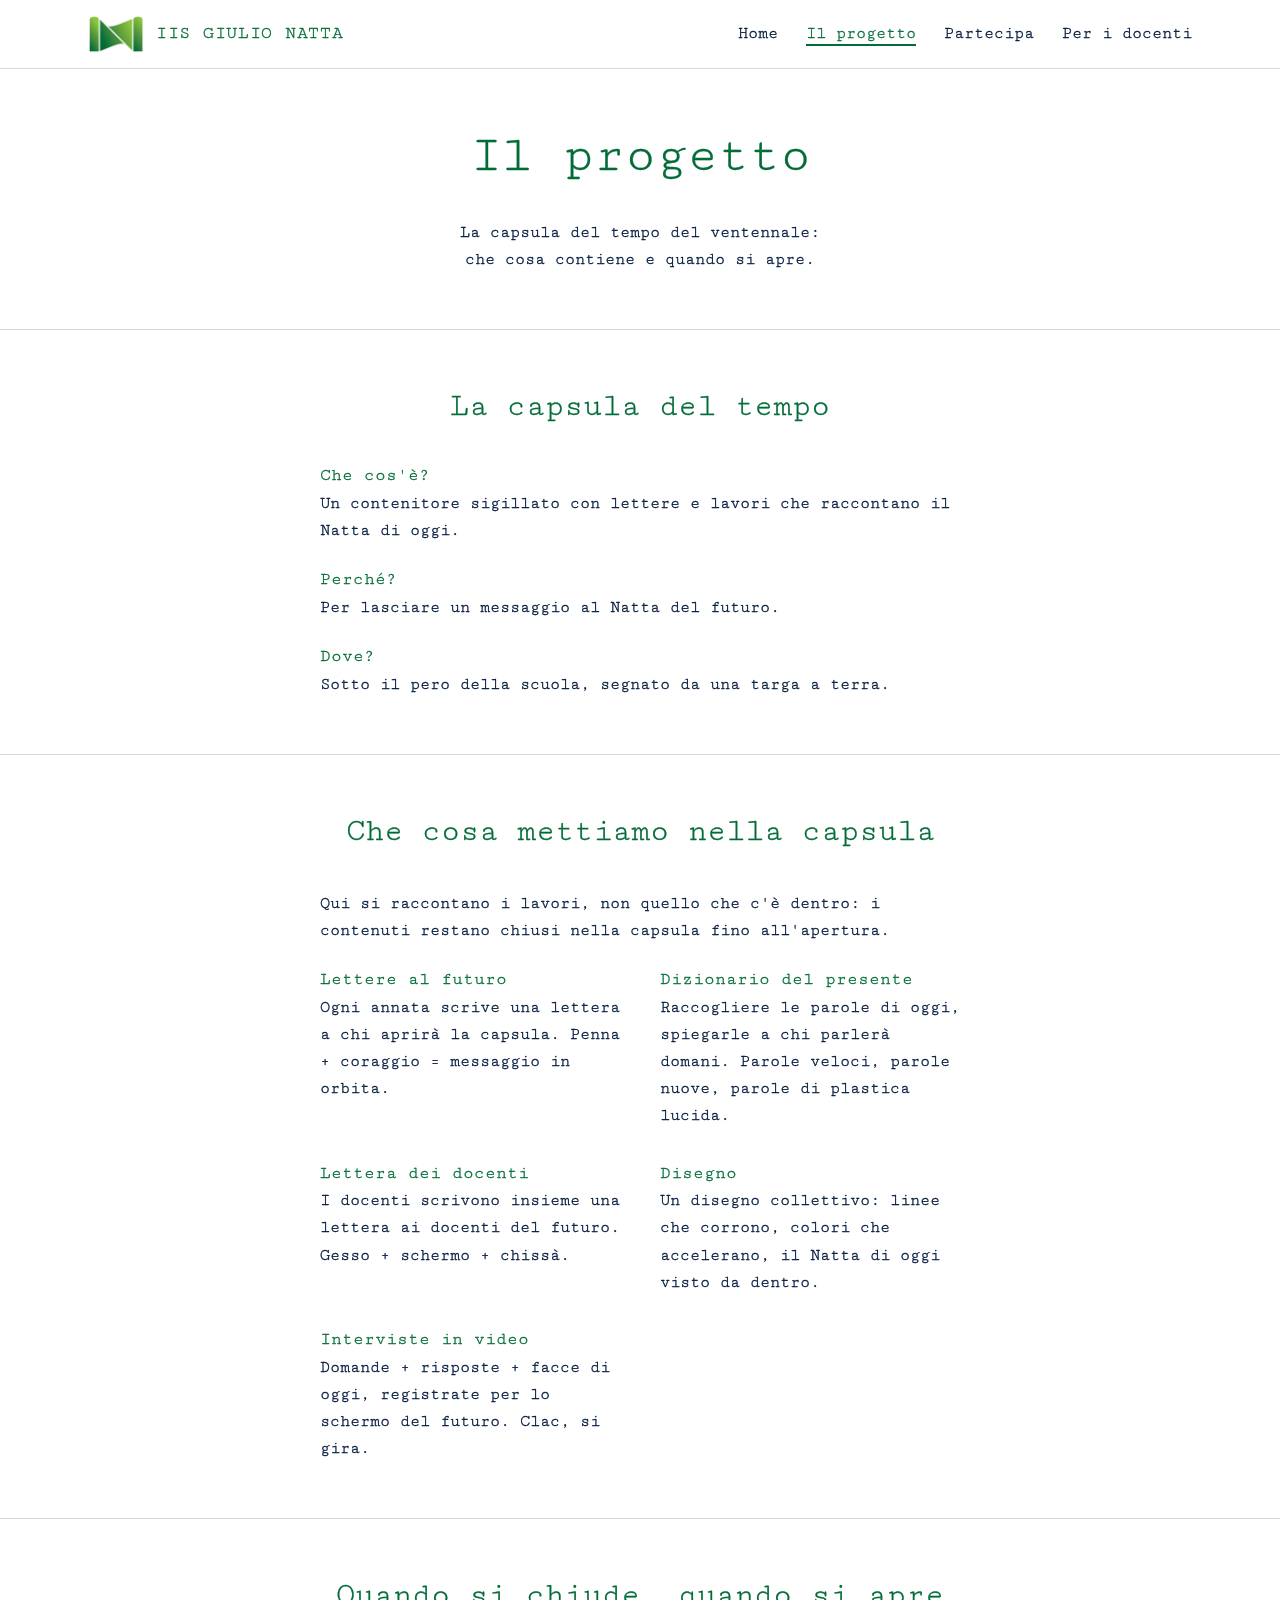
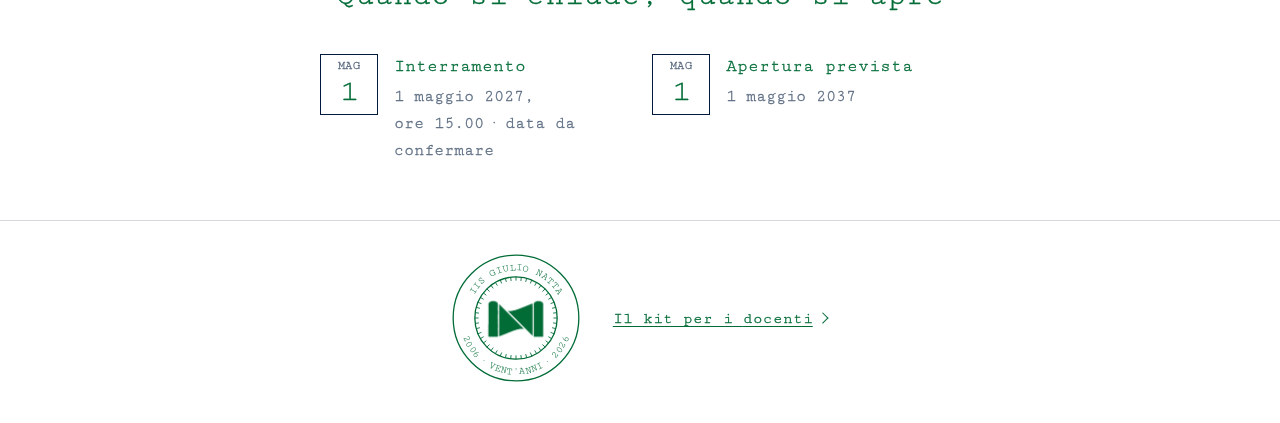
<file: il-progetto.html>
<!DOCTYPE html>
<html lang="it">
<head>
  <meta charset="utf-8">
  <meta name="viewport" content="width=device-width, initial-scale=1">

  <!-- TESTO MODIFICABILE: titolo della scheda del browser e descrizione
       per i motori di ricerca. Stanno qui e non in contenuti/ perché
       devono esserci prima che la pagina legga i file di testo. -->
  <title>Il progetto | Vent'anni di Natta</title>
  <meta name="description" content="La capsula del tempo del ventennale dell'IIS Giulio Natta di Rivoli: che cosa contiene e quando si apre.">

  <!-- BOZZA: chiede ai motori di ricerca di non mostrare questa pagina
       e di non seguirne i link. Va TOLTA quando il sito è approvato. -->
  <meta name="robots" content="noindex, nofollow">

  <!-- QUANDO SI MODIFICA UN FILE .css O .js, SI AUMENTA IL NUMERO DI UNO
       dopo ?v= in tutte le pagine che lo caricano. -->
  <link rel="stylesheet" href="grafica.css?v=13">
  <link rel="icon" href="immagini/logo-natta.png">
</head>
<body data-pagina="progetto">

  <a class="salta" href="#contenuto">Salta al contenuto</a>

  <!-- La testata, come nella home: qui logo e nome portano alla home -->
  <header class="testata">
    <div class="interno testata-interno">
      <a class="marchio" href="index.html">
        <!-- alt vuoto: il nome della scuola è scritto subito accanto -->
        <img class="logo-scuola" src="immagini/logo-natta.png" alt="" width="231" height="155">
        <span id="nome-scuola"></span>
      </a>
      <nav class="menu" id="menu" hidden>
        <button type="button" class="pulsante pulsante-vuoto menu-pulsante" id="menu-pulsante" aria-expanded="false" aria-controls="menu-lista"></button>
        <ul class="menu-lista" id="menu-lista"></ul>
      </nav>
    </div>
  </header>

  <!-- Tutti i testi qui sotto arrivano da contenuti/progetto.txt; le
       date da contenuti/comuni.txt, le stesse della home. -->
  <main id="contenuto" tabindex="-1" hidden>

    <section class="sezione apertura" aria-labelledby="titolo">
      <div class="interno">
        <h1 class="titolo-sito titolo-pagina" id="titolo"></h1>
        <div class="presentazione" id="riga-apertura"></div>
      </div>
    </section>

    <!-- "La capsula del tempo": tre domande con la risposta -->
    <section class="sezione testo-pagina" aria-labelledby="titolo-capsula">
      <div class="interno">
        <h2 class="titolo-sezione titolo-centrato" id="titolo-capsula"></h2>
        <ul class="voci voci-colonna" id="voci-capsula"></ul>
      </div>
    </section>

    <!-- "Che cosa mettiamo nella capsula": una voce per lavoro -->
    <section class="sezione testo-pagina" aria-labelledby="titolo-contenuti">
      <div class="interno">
        <h2 class="titolo-sezione titolo-centrato" id="titolo-contenuti"></h2>
        <div class="paragrafi" id="nota-contenuti"></div>
        <ul class="voci" id="voci-contenuti"></ul>
      </div>
    </section>

    <!-- "Quando si chiude, quando si apre": le date di comuni.txt, con i
         foglietti come gli eventi della home. Nessuna data scritta qui. -->
    <section class="sezione testo-pagina" aria-labelledby="titolo-date">
      <div class="interno">
        <h2 class="titolo-sezione titolo-centrato" id="titolo-date"></h2>
        <ul class="date date-due" id="elenco-date"></ul>
      </div>
    </section>

  </main>

  <!-- TESTO MODIFICABILE: compare solo se i file di testo non si
       possono leggere. -->
  <section class="sezione" id="avviso" hidden>
    <div class="interno">
      <h1 class="titolo-sezione">Il progetto</h1>
      <p>Non riesco a caricare i testi di questa pagina.</p>
      <p>Se hai aperto il file dal computer con un doppio clic, usa invece
         anteprima.bat. Altrimenti ricarica la pagina, oppure
         visita il <a href="https://www.itisgiulionatta.it">sito della scuola</a>.</p>
    </div>
  </section>

  <noscript>
    <section class="sezione">
      <div class="interno">
        <p>Per vedere questa pagina serve JavaScript attivo nel browser.
           In alternativa visita il
           <a href="https://www.itisgiulionatta.it">sito della scuola</a>.</p>
      </div>
    </section>
  </noscript>

  <!-- Il piede: il timbro e, solo in questa pagina, i due link -->
  <footer class="piede">
    <div class="interno piede-interno">
      <div class="timbro" id="timbro" aria-hidden="true"></div>
      <ul class="piede-voci" id="piede" hidden></ul>
    </div>
  </footer>

  <script src="js/contenuti.js?v=1"></script>
  <script src="js/comuni.js?v=10"></script>
  <script src="js/progetto.js?v=2"></script>
</body>
</html>
</file>
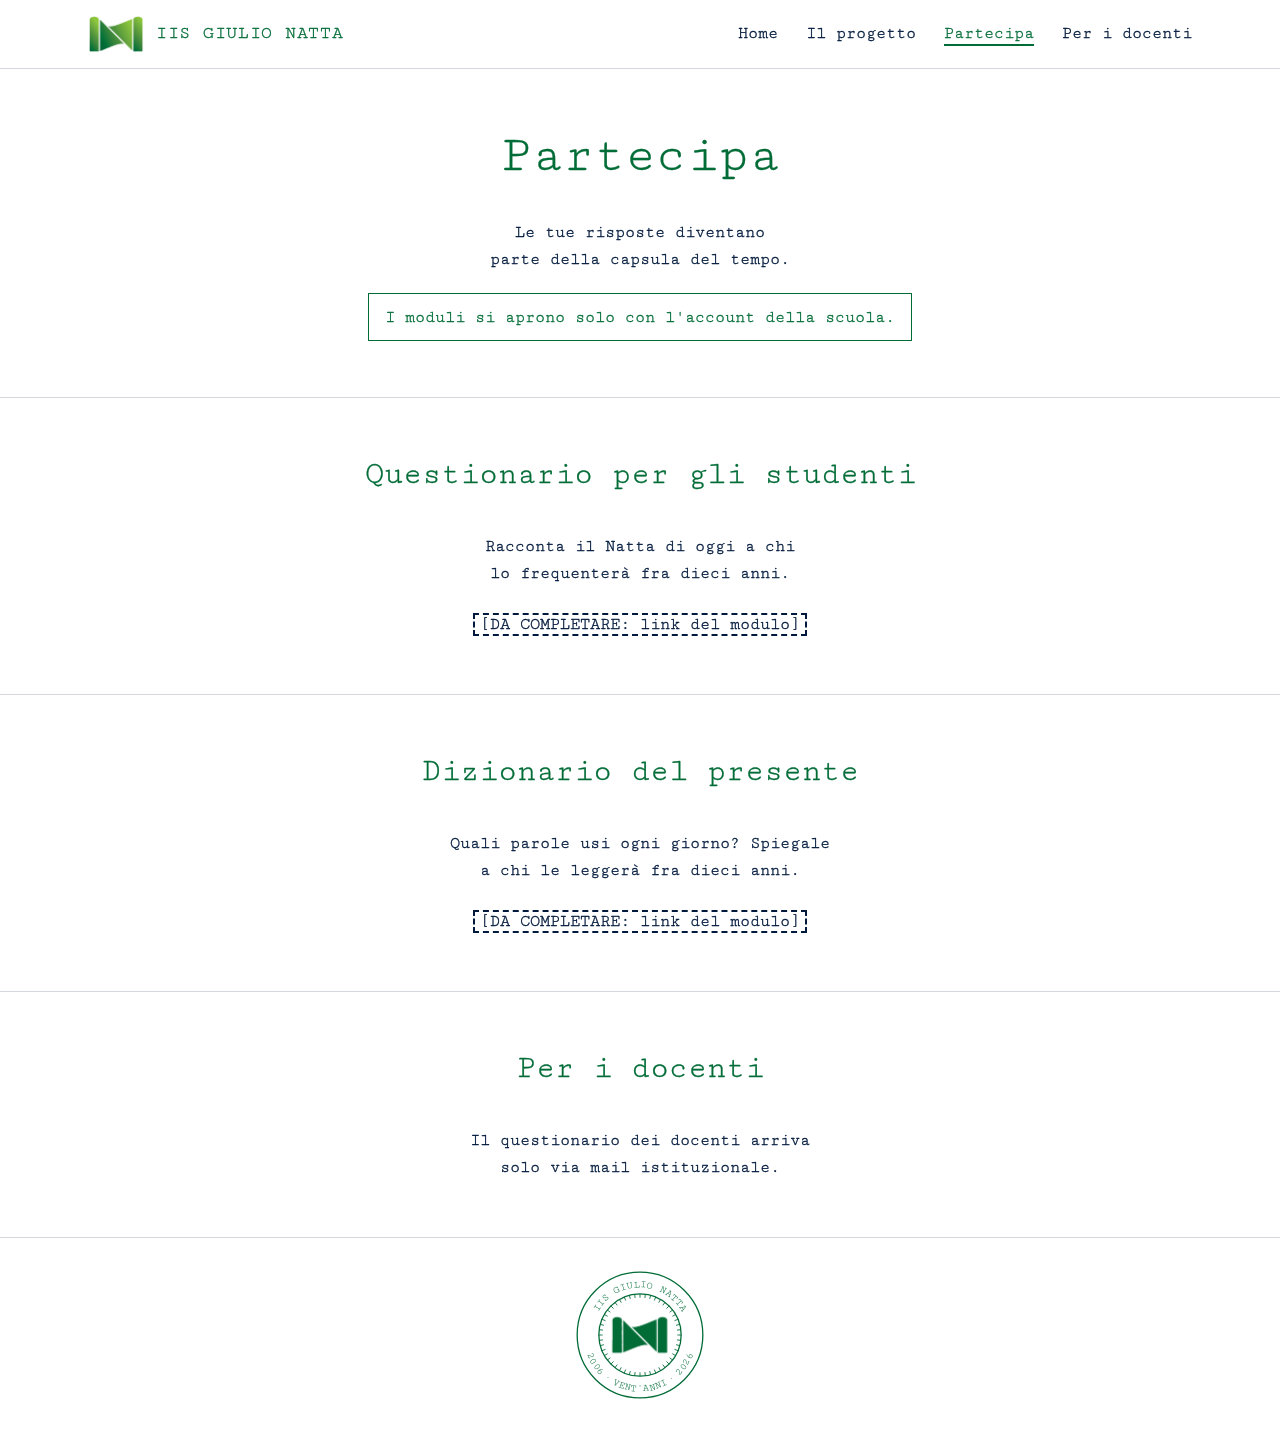
<file: partecipa.html>
<!DOCTYPE html>
<html lang="it">
<head>
  <meta charset="utf-8">
  <meta name="viewport" content="width=device-width, initial-scale=1">

  <!-- TESTO MODIFICABILE: titolo della scheda del browser e descrizione
       per i motori di ricerca. Stanno qui e non in contenuti/ perché
       devono esserci prima che la pagina legga i file di testo. -->
  <title>Partecipa | Vent'anni di Natta</title>
  <meta name="description" content="Partecipa alla capsula del tempo del ventennale dell'IIS Giulio Natta di Rivoli: il questionario per gli studenti e il dizionario del presente, con l'account della scuola.">

  <!-- BOZZA: chiede ai motori di ricerca di non mostrare questa pagina
       e di non seguirne i link. Va TOLTA quando il sito è approvato. -->
  <meta name="robots" content="noindex, nofollow">

  <!-- QUANDO SI MODIFICA UN FILE .css O .js, SI AUMENTA IL NUMERO DI UNO
       dopo ?v= in tutte le pagine che lo caricano. -->
  <link rel="stylesheet" href="grafica.css?v=13">
  <link rel="icon" href="immagini/logo-natta.png">
</head>
<body data-pagina="partecipa">

  <a class="salta" href="#contenuto">Salta al contenuto</a>

  <!-- La testata, come nella home: qui logo e nome portano alla home -->
  <header class="testata">
    <div class="interno testata-interno">
      <a class="marchio" href="index.html">
        <!-- alt vuoto: il nome della scuola è scritto subito accanto -->
        <img class="logo-scuola" src="immagini/logo-natta.png" alt="" width="231" height="155">
        <span id="nome-scuola"></span>
      </a>
      <nav class="menu" id="menu" hidden>
        <button type="button" class="pulsante pulsante-vuoto menu-pulsante" id="menu-pulsante" aria-expanded="false" aria-controls="menu-lista"></button>
        <ul class="menu-lista" id="menu-lista"></ul>
      </nav>
    </div>
  </header>

  <!-- Tutti i testi qui sotto arrivano da contenuti/partecipa.txt. Il
       sito non riceve nulla: ci sono solo i link (e i codici QR) ai
       Google Moduli della scuola. -->
  <main id="contenuto" tabindex="-1" hidden>

    <section class="sezione apertura" aria-labelledby="titolo">
      <div class="interno">
        <h1 class="titolo-sito titolo-pagina" id="titolo"></h1>
        <div class="presentazione" id="testo-apertura"></div>
        <p class="avviso-account" id="avviso-account"></p>
      </div>
    </section>

    <!-- Un modulo: titolo, riga e, quando c'è il link, pulsante e QR -->
    <section class="sezione modulo" aria-labelledby="titolo-studenti">
      <div class="interno">
        <h2 class="titolo-sezione titolo-centrato" id="titolo-studenti"></h2>
        <div class="presentazione" id="testo-studenti"></div>
        <div class="modulo-link" id="link-studenti"></div>
      </div>
    </section>

    <section class="sezione modulo" aria-labelledby="titolo-dizionario">
      <div class="interno">
        <h2 class="titolo-sezione titolo-centrato" id="titolo-dizionario"></h2>
        <div class="presentazione" id="testo-dizionario"></div>
        <div class="modulo-link" id="link-dizionario"></div>
      </div>
    </section>

    <!-- Per i docenti: niente link e niente password, il questionario
         arriva via mail istituzionale -->
    <section class="sezione modulo" aria-labelledby="titolo-docenti">
      <div class="interno">
        <h2 class="titolo-sezione titolo-centrato" id="titolo-docenti"></h2>
        <div class="presentazione" id="testo-docenti"></div>
      </div>
    </section>

  </main>

  <!-- TESTO MODIFICABILE: compare solo se i file di testo non si
       possono leggere. -->
  <section class="sezione" id="avviso" hidden>
    <div class="interno">
      <h1 class="titolo-sezione">Partecipa</h1>
      <p>Non riesco a caricare i testi di questa pagina.</p>
      <p>Se hai aperto il file dal computer con un doppio clic, usa invece
         anteprima.bat. Altrimenti ricarica la pagina, oppure
         visita il <a href="https://www.itisgiulionatta.it">sito della scuola</a>.</p>
    </div>
  </section>

  <noscript>
    <section class="sezione">
      <div class="interno">
        <p>Per vedere questa pagina serve JavaScript attivo nel browser.
           In alternativa visita il
           <a href="https://www.itisgiulionatta.it">sito della scuola</a>.</p>
      </div>
    </section>
  </noscript>

  <!-- Il piede: il timbro -->
  <footer class="piede">
    <div class="interno piede-interno">
      <div class="timbro" id="timbro" aria-hidden="true"></div>
    </div>
  </footer>

  <script src="js/contenuti.js?v=1"></script>
  <script src="js/comuni.js?v=10"></script>
  <script src="js/qr.js?v=1"></script>
  <script src="js/partecipa.js?v=4"></script>
</body>
</html>
</file>
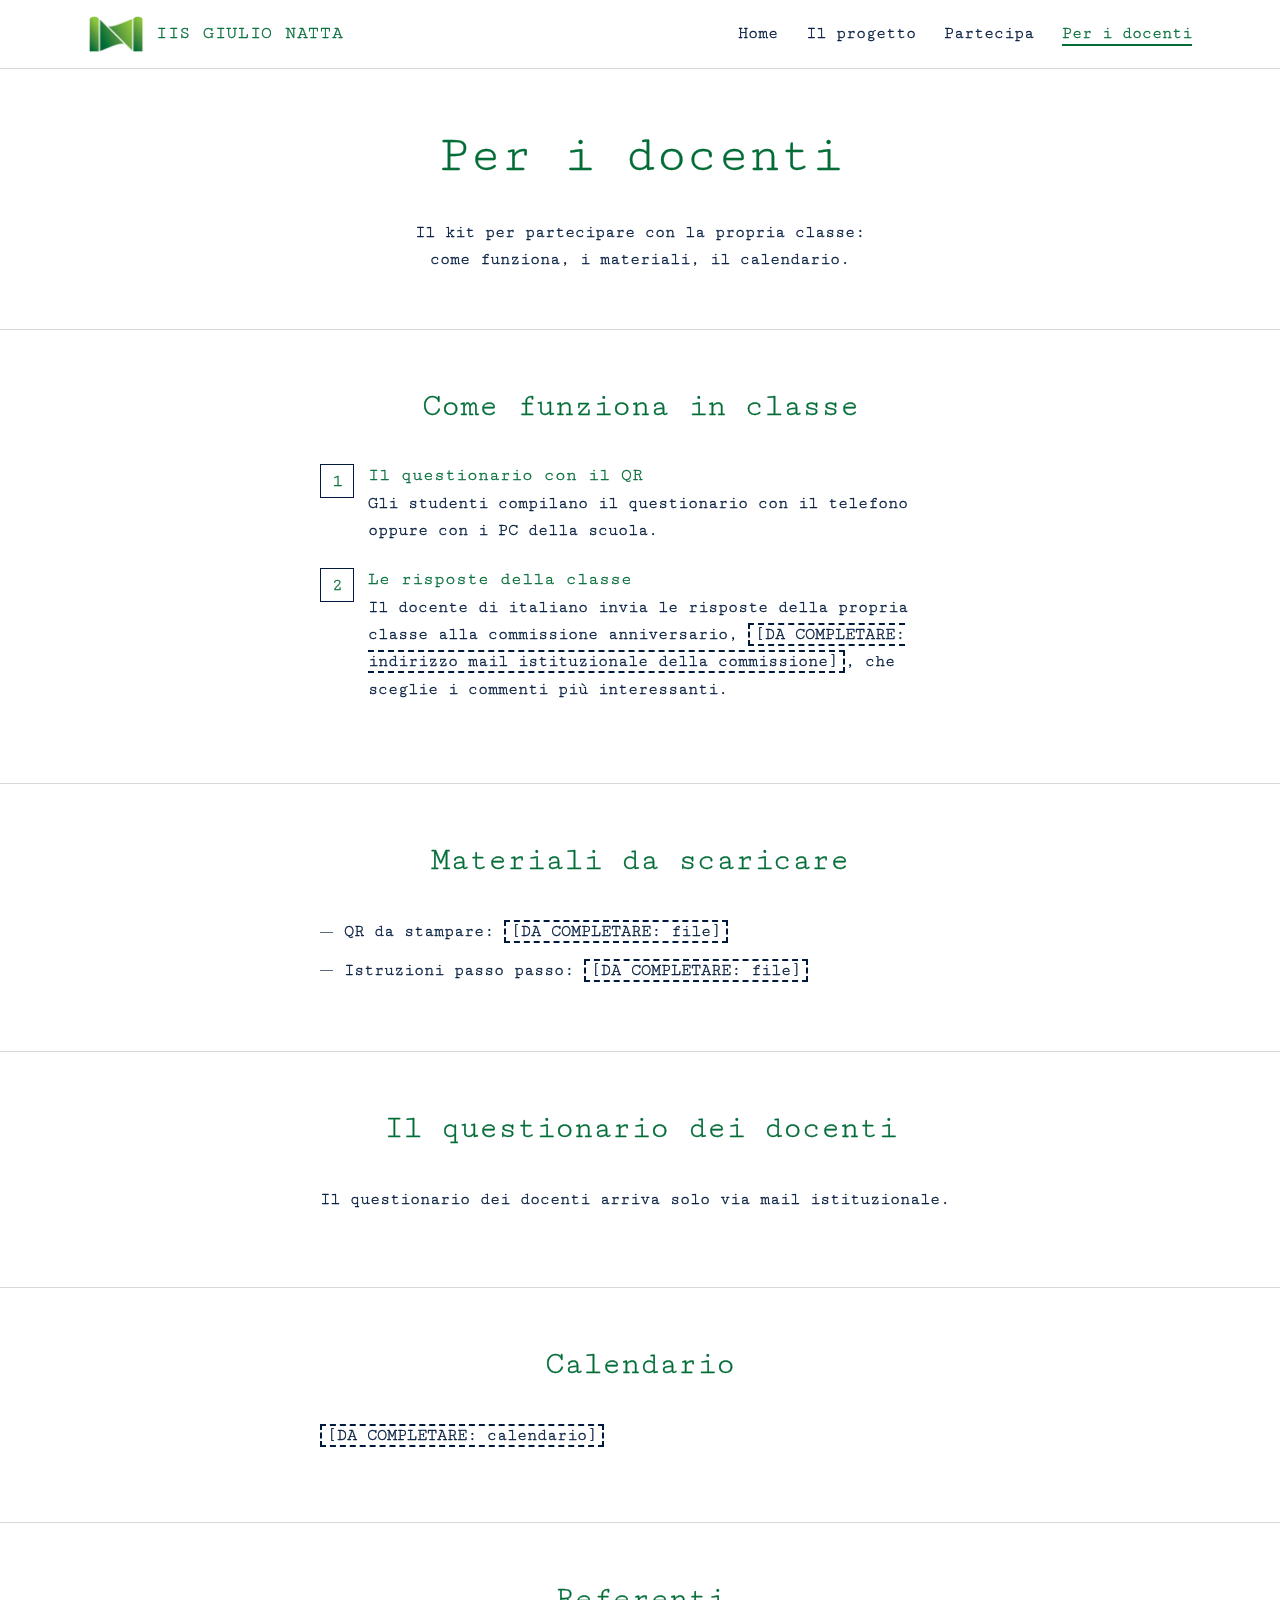
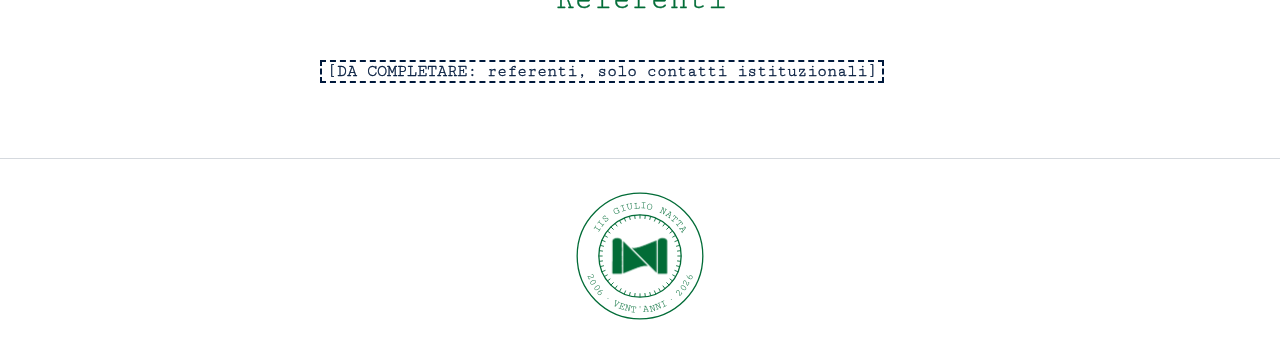
<file: per-i-docenti.html>
<!DOCTYPE html>
<html lang="it">
<head>
  <meta charset="utf-8">
  <meta name="viewport" content="width=device-width, initial-scale=1">

  <!-- TESTO MODIFICABILE: titolo della scheda del browser e descrizione
       per i motori di ricerca. Stanno qui e non in contenuti/ perché
       devono esserci prima che la pagina legga i file di testo. -->
  <title>Per i docenti | Vent'anni di Natta</title>
  <meta name="description" content="Il kit per i docenti della capsula del tempo del ventennale dell'IIS Giulio Natta di Rivoli: come funziona in classe, i materiali, il questionario dei docenti, il calendario e i referenti.">

  <!-- BOZZA: chiede ai motori di ricerca di non mostrare questa pagina
       e di non seguirne i link. Va TOLTA quando il sito è approvato. -->
  <meta name="robots" content="noindex, nofollow">

  <!-- QUANDO SI MODIFICA UN FILE .css O .js, SI AUMENTA IL NUMERO DI UNO
       dopo ?v= in tutte le pagine che lo caricano. -->
  <link rel="stylesheet" href="grafica.css?v=13">
  <link rel="icon" href="immagini/logo-natta.png">
</head>
<body data-pagina="docenti">

  <a class="salta" href="#contenuto">Salta al contenuto</a>

  <!-- La testata, come nella home: qui logo e nome portano alla home -->
  <header class="testata">
    <div class="interno testata-interno">
      <a class="marchio" href="index.html">
        <!-- alt vuoto: il nome della scuola è scritto subito accanto -->
        <img class="logo-scuola" src="immagini/logo-natta.png" alt="" width="231" height="155">
        <span id="nome-scuola"></span>
      </a>
      <nav class="menu" id="menu" hidden>
        <button type="button" class="pulsante pulsante-vuoto menu-pulsante" id="menu-pulsante" aria-expanded="false" aria-controls="menu-lista"></button>
        <ul class="menu-lista" id="menu-lista"></ul>
      </nav>
    </div>
  </header>

  <!-- Tutti i testi qui sotto arrivano da contenuti/docenti.txt; la
       frase sul questionario dei docenti da contenuti/comuni.txt. Nessuna
       password: la pagina è pubblica come tutto il sito. -->
  <main id="contenuto" tabindex="-1" hidden>

    <section class="sezione apertura" aria-labelledby="titolo">
      <div class="interno">
        <h1 class="titolo-sito titolo-pagina" id="titolo"></h1>
        <div class="presentazione" id="testo-apertura"></div>
      </div>
    </section>

    <!-- "Come funziona in classe": tre passaggi numerati -->
    <section class="sezione testo-pagina" aria-labelledby="titolo-classe">
      <div class="interno">
        <h2 class="titolo-sezione titolo-centrato" id="titolo-classe"></h2>
        <ol class="passi" id="passi"></ol>
      </div>
    </section>

    <!-- "Materiali da scaricare": il nome diventa un link quando c'è il file -->
    <section class="sezione testo-pagina" aria-labelledby="titolo-materiali">
      <div class="interno">
        <h2 class="titolo-sezione titolo-centrato" id="titolo-materiali"></h2>
        <div class="paragrafi" id="testo-materiali"></div>
        <ul class="elenco-puntato" id="materiali"></ul>
      </div>
    </section>

    <section class="sezione testo-pagina" aria-labelledby="titolo-questionario">
      <div class="interno">
        <h2 class="titolo-sezione titolo-centrato" id="titolo-questionario"></h2>
        <div class="paragrafi" id="testo-questionario"></div>
      </div>
    </section>

    <section class="sezione testo-pagina" aria-labelledby="titolo-calendario">
      <div class="interno">
        <h2 class="titolo-sezione titolo-centrato" id="titolo-calendario"></h2>
        <div class="paragrafi" id="testo-calendario"></div>
      </div>
    </section>

    <section class="sezione testo-pagina" aria-labelledby="titolo-referenti">
      <div class="interno">
        <h2 class="titolo-sezione titolo-centrato" id="titolo-referenti"></h2>
        <div class="paragrafi" id="testo-referenti"></div>
      </div>
    </section>

  </main>

  <!-- TESTO MODIFICABILE: compare solo se i file di testo non si
       possono leggere. -->
  <section class="sezione" id="avviso" hidden>
    <div class="interno">
      <h1 class="titolo-sezione">Per i docenti</h1>
      <p>Non riesco a caricare i testi di questa pagina.</p>
      <p>Se hai aperto il file dal computer con un doppio clic, usa invece
         anteprima.bat. Altrimenti ricarica la pagina, oppure
         visita il <a href="https://www.itisgiulionatta.it">sito della scuola</a>.</p>
    </div>
  </section>

  <noscript>
    <section class="sezione">
      <div class="interno">
        <p>Per vedere questa pagina serve JavaScript attivo nel browser.
           In alternativa visita il
           <a href="https://www.itisgiulionatta.it">sito della scuola</a>.</p>
      </div>
    </section>
  </noscript>

  <!-- Il piede: il timbro -->
  <footer class="piede">
    <div class="interno piede-interno">
      <div class="timbro" id="timbro" aria-hidden="true"></div>
    </div>
  </footer>

  <script src="js/contenuti.js?v=1"></script>
  <script src="js/comuni.js?v=10"></script>
  <script src="js/docenti.js?v=3"></script>
</body>
</html>
</file>
<file: grafica.css>
/* =================================================================
   GRAFICA "A CARTOLINA" - VENT'ANNI DEL NATTA
   IIS Giulio Natta, Rivoli

   Come il sito di orientamento (le regole sono in CLAUDE.md, punto 6).

   IN BREVE
     - un solo carattere, Cutive Mono, salvato nella cartella fonts/
     - fondo tutto bianco; le sezioni sono separate da un filetto
       grigio sottile
     - il verde della scuola per titoli, pulsanti e link
     - pulsanti rettangolari ad angoli vivi, con la freccia "›"
     - foglietti da calendario per le date e il conto alla rovescia

   Si scrive PRIMA PER IL TELEFONO: le regole qui sotto valgono per lo
   schermo piccolo, e quelle per computer e LIM stanno in fondo, nella
   sezione SCHERMI PIÙ LARGHI.
   ================================================================= */


/* -----------------------------------------------------------------
   IL CARATTERE
   Cutive Mono, licenza SIL Open Font License (testo in fonts/OFL.txt).
   Il file sta nel sito: nessun collegamento a Google Fonts.
   Ha un solo spessore, senza grassetto: titoli e nomi si distinguono
   per grandezza, colore e maiuscolo. font-synthesis: none impedisce
   al browser di inventare un grassetto finto.
   ----------------------------------------------------------------- */

@font-face {
  font-family: "Cutive Mono";
  src: url("fonts/cutive-mono-regular.ttf?v=1") format("truetype");
  font-weight: normal;
  font-style: normal;
  font-display: swap;
}


/* -----------------------------------------------------------------
   COLORI
   Contrasto sul bianco scritto accanto a ogni colore. Non si cambiano
   senza dirlo ad Alessandra.
   ----------------------------------------------------------------- */

:root {
  --verde:         #026C37;  /* titoli, pulsanti, link: 6,6 sul bianco */
  --verde-scuro:   #014A26;  /* pulsante pieno al passaggio del mouse: 10,4 */
  --blu-notte:     #00193C;  /* il testo: 17,9 sul bianco */
  --grigio:        #5B6B80;  /* scritte secondarie: 5,4 sul bianco */
  --filetto:       #D5D9DE;  /* il filetto fra le sezioni: solo decorativo */
  --bianco:        #FFFFFF;

  --carattere:     "Cutive Mono", "Courier New", monospace;

  /* Misure */
  --massimo:       72rem;    /* larghezza massima del contenuto */
}


/* -----------------------------------------------------------------
   BASE
   ----------------------------------------------------------------- */

* { box-sizing: border-box; }

[hidden] { display: none !important; }

body {
  margin: 0;
  font-family: var(--carattere);
  font-size: 1.0625rem;   /* 17 pixel: il minimo è 16 */
  font-weight: normal;
  font-synthesis: none;
  /* Niente legature: "fi" resta di due lettere, come vuole il Cutive
     Mono, che ha tutte le lettere larghe uguali */
  font-variant-ligatures: none;
  /* Il Cutive Mono è piuttosto sottile: un contorno di 0,3 pixel nello
     stesso colore del testo lo rende un po' più pieno, come nel sito di
     orientamento. Non vale per il timbro (più sotto). */
  -webkit-text-stroke: 0.3px currentColor;
  line-height: 1.6;
  color: var(--blu-notte);
  background: var(--bianco);
}

/* Il timbro resta come un timbro vero, senza il contorno */
.timbro { -webkit-text-stroke: 0; }

h1, h2, h3 {
  margin: 0 0 0.6em;
  font-weight: normal;
  line-height: 1.25;
  color: var(--verde);
}

/* Righe pareggiate: nei titoli e nei testi brevi centrati le righe
   hanno lunghezze simili, così nessuna parola resta sola a capo. Sui
   browser vecchi non succede niente. */
.titolo-sito,
.titolo-sezione,
.occhiello,
.conto-riga { text-wrap: balance; }

p { margin: 0 0 1em; }
p:last-child { margin-bottom: 0; }

ul { margin: 0; padding: 0; list-style: none; }

a { color: var(--verde); text-decoration-thickness: 1px; text-underline-offset: 0.2em; }
a:hover { text-decoration-thickness: 2px; }

/* Testo nascosto alla vista ma letto dai lettori di schermo */
.solo-lettori {
  position: absolute;
  width: 1px;
  height: 1px;
  overflow: hidden;
  clip: rect(0 0 0 0);
  white-space: nowrap;
}

/* Un dato che manca: [DA COMPLETARE: ...], ben visibile */
.da-completare {
  padding: 0 0.3em;
  border: 2px dashed currentColor;
}


/* -----------------------------------------------------------------
   ACCESSIBILITÀ
   Il contorno di messa a fuoco serve a chi naviga con la tastiera:
   non va tolto. Blu notte, 3 pixel.
   ----------------------------------------------------------------- */

:focus-visible {
  outline: 3px solid var(--blu-notte);
  outline-offset: 3px;
}

/* Il contenuto riceve il focus da "Salta al contenuto": niente
   contorno, il lettore di schermo lo legge comunque */
[tabindex="-1"]:focus { outline: none; }

/* Salta al contenuto: compare solo premendo Tab appena aperta la
   pagina, e porta dritti al contenuto senza passare dalla testata */
.salta {
  position: absolute;
  left: -999px;
  top: 0.5rem;
  z-index: 10;
  padding: 0.6em 1em;
  color: var(--bianco);
  background: var(--verde);
}

.salta:focus { left: 0.75rem; }


/* -----------------------------------------------------------------
   LE SEZIONI
   Tutte su fondo bianco. Dentro, il contenuto è largo al massimo
   --massimo. Fra una sezione e l'altra, un filetto grigio sottile.
   ----------------------------------------------------------------- */

.interno {
  max-width: var(--massimo);
  margin: 0 auto;
  padding: 0 1rem;
}

.sezione {
  padding: 2.5rem 0;
  border-top: 1px solid var(--filetto);
}

.titolo-sezione {
  font-size: 1.75rem;
  margin-bottom: 1.2em;
}


/* -----------------------------------------------------------------
   I PULSANTI
   Rettangolo ad angoli vivi, con la freccia "›" dopo la scritta, alti
   almeno 44 pixel (la misura minima per il dito).
     - pulsante pieno: fondo verde, testo bianco (6,6)
     - pulsante vuoto: fondo bianco, bordo e testo verdi
   ----------------------------------------------------------------- */

.pulsante {
  display: inline-flex;
  align-items: center;
  gap: 0.6em;
  min-height: 2.75rem;      /* 44 pixel */
  padding: 0.45em 1.1em;
  border: 2px solid var(--verde);
  border-radius: 0;
  line-height: 1.3;
  text-decoration: none;
}

/* La freccia "›" è disegnata con due lati di un quadratino ruotato: il
   "›" del Cutive Mono è uguale al segno di maggiore. È solo un disegno,
   senza testo: il lettore di schermo non la legge. */
.pulsante::after,
.link-freccia::after,
.con-freccia::after {
  content: "";
  flex: none;
  display: inline-block;
  width: 0.42em;
  height: 0.42em;
  margin-right: 0.15em;
  border-top: 1.5px solid currentColor;
  border-right: 1.5px solid currentColor;
  transform: rotate(45deg);
}

.pulsante:hover { text-decoration: underline; text-decoration-thickness: 1px; }

/* I pulsanti veri (button) non prendono da soli il carattere della
   pagina */
button.pulsante { font: inherit; font-variant-ligatures: none; cursor: pointer; }

.pulsante-pieno {
  color: var(--bianco);
  background: var(--verde);
}

.pulsante-pieno:hover { background: var(--verde-scuro); border-color: var(--verde-scuro); }

.pulsante-vuoto {
  color: var(--verde);
  background: var(--bianco);
}

/* Un link nel testo con la freccia dopo; con-freccia tiene insieme
   l'ultima parola e la freccia */
.con-freccia { white-space: nowrap; }
.link-freccia::after,
.con-freccia::after {
  margin-left: 0.4em;
  vertical-align: 0.08em;
}


/* -----------------------------------------------------------------
   TESTATA
   Bianca: il logo e il nome della scuola, con il filetto sotto.
   ----------------------------------------------------------------- */

.testata {
  position: relative;
  padding: 0.75rem 0;
  border-bottom: 1px solid var(--filetto);
}

.testata-interno {
  display: flex;
  align-items: center;
  gap: 1.5rem;
}

.marchio {
  flex: none;
  display: flex;
  align-items: center;
  gap: 0.75rem;
  margin: 0;
  font-size: 1.125rem;
  line-height: 1.2;
  letter-spacing: 0.04em;
  text-transform: uppercase;
  color: var(--verde);
}

/* Nelle pagine interne logo e nome portano alla home */
a.marchio { text-decoration: none; }
a.marchio:hover #nome-scuola { text-decoration: underline; }


/* -----------------------------------------------------------------
   IL MENU
   Le voci affiancate a destra del nome della
   scuola, se ci stanno; altrimenti (telefono) il pulsante vuoto "Menu"
   a destra, che apre l'elenco sotto la testata, sopra la pagina. La
   pagina in cui si è: verde e sottolineata. js/comuni.js mette
   "menu-stretto" sulla testata quando le voci non ci stanno e
   "menu-aperto" quando l'elenco è aperto.
   ----------------------------------------------------------------- */

.menu {
  flex: 1 1 auto;
  min-width: 0;
  display: flex;
  justify-content: flex-end;
  align-items: center;
  overflow: hidden;            /* per capire se le voci ci stanno */
}

.menu-lista {
  flex: none;
  display: flex;
  gap: 1.75rem;
  margin: 0;
  white-space: nowrap;
}

.menu-lista a {
  display: inline-flex;
  align-items: center;
  min-height: 2.75rem;         /* 44 pixel */
  color: var(--blu-notte);
  text-decoration: none;
}

.menu-lista a:hover { text-decoration: underline; text-decoration-thickness: 1px; }

.menu-lista a[aria-current="page"] {
  color: var(--verde);
  text-decoration: underline;
  text-decoration-thickness: 2px;
  text-underline-offset: 0.35em;
}

.menu-pulsante { display: none; }

/* La freccia del pulsante punta in basso; con il menu aperto, in alto */
.menu-pulsante::after,
.pulsante-giu::after { transform: rotate(135deg); margin-top: -0.25em; }
.menu-pulsante[aria-expanded="true"]::after,
.pulsante-giu[aria-expanded="true"]::after { transform: rotate(-45deg); margin-top: 0.25em; }

.menu-stretto .menu { flex: none; overflow: visible; }
/* Con il pulsante, il nome della scuola può andare su due righe invece
   di finire sotto il pulsante */
.menu-stretto .marchio { flex: 1 1 auto; min-width: 0; }
.menu-stretto .menu-pulsante { display: inline-flex; }
.menu-stretto .menu-lista { display: none; }

.menu-stretto.menu-aperto .menu-lista {
  display: block;
  position: absolute;
  z-index: 5;
  top: 100%;
  left: 0;
  right: 0;
  padding: 0 1rem 0.5rem;
  background: var(--bianco);
  border-bottom: 1px solid var(--filetto);
  white-space: normal;
}

.menu-stretto.menu-aperto .menu-lista li { border-top: 1px solid var(--filetto); }
.menu-stretto.menu-aperto .menu-lista li:first-child { border-top: 0; }
.menu-stretto.menu-aperto .menu-lista a { display: flex; min-height: 3rem; font-size: 1.125rem; }

/* Il logo è piccolo (231 per 155 pixel): non va ingrandito oltre */
.logo-scuola {
  display: block;
  flex: none;
  width: 56px;
  height: auto;
}


/* -----------------------------------------------------------------
   APERTURA
   Occhiello, titolo, una riga e foto storiche, centrati. Senza
   disegno. La sezione d'apertura non ha il filetto sopra: c'è già
   quello della testata.
   ----------------------------------------------------------------- */

.apertura {
  border-top: 0;
  text-align: center;
}

.occhiello {
  margin-bottom: 0.8rem;
  font-size: 1rem;
  letter-spacing: 0.12em;
  text-transform: uppercase;
  color: var(--grigio);
}

.presentazione { max-width: 34rem; margin: 0 auto; text-wrap: balance; }

.titolo-sito {
  max-width: 20em;
  margin: 0 auto 0.5em;
  font-size: 2rem;
  line-height: 1.2;
}

/* Sul telefono i pulsanti uno sotto l'altro, larghi uguali, a tutta
   larghezza; sul computer affiancati (SCHERMI PIÙ LARGHI) */
.pulsanti {
  display: flex;
  flex-direction: column;
  align-items: stretch;
  gap: 0.9rem;
  margin: 2rem 0 0;
}

.pulsanti .pulsante { justify-content: center; }

/* Il carosello delle foto storiche, fra il titolo e i pulsanti: una
   foto alla volta dentro una striscia che si scorre con il dito. Tutte
   le foto hanno lo stesso riquadro, intere, con i margini bianchi se
   non hanno la sua forma: così, cambiando foto, la pagina non si muove.
   Sul telefono le frecce stanno sopra la foto, ai lati. */
.carosello {
  display: grid;
  grid-template-columns: 44px minmax(0, 1fr) 44px;
  grid-template-areas:
    "foto foto foto"
    "didascalia didascalia didascalia";
  width: min(100%, 34rem);
  margin: 1rem auto 0;
}


.carosello-striscia {
  grid-area: foto;
  display: flex;
  aspect-ratio: 3 / 2;
  overflow-x: auto;
  overscroll-behavior-x: contain;
  scroll-snap-type: x mandatory;
  scrollbar-width: none;
}

.carosello-striscia img {
  flex: none;
  width: 100%;
  height: 100%;
  object-fit: contain;
  background: var(--bianco);
  scroll-snap-align: start;
}

.carosello .freccia { grid-area: foto; align-self: center; z-index: 1; }
.carosello .freccia-indietro { justify-self: start; }
.carosello .freccia-avanti { justify-self: end; }

/* Anno e credito sulla stessa riga. Sul telefono il testo non ci sta
   tutto: due righe sempre, perché la pagina non si muova cambiando foto */
.carosello-didascalia {
  grid-area: didascalia;
  min-height: 2.8em;
  margin: 0.6rem 0 0;
  color: var(--grigio);
  font-size: 1rem;
  line-height: 1.4;
  text-wrap: balance;
}

.carosello-anno { color: var(--verde); }



/* -----------------------------------------------------------------
   IL CONTO ALLA ROVESCIA
   Una riga sopra, i foglietti in fila e, sotto, la data. I foglietti
   sono un disegno (aria-hidden): per il lettore di schermo c'è una
   frase nascosta, scritta una volta sola all'apertura della pagina e
   non annunciata di continuo.
   ----------------------------------------------------------------- */

.sezione-conto { text-align: center; }

.conto { margin: 0; }

.conto-riga { margin: 0 auto 1rem; max-width: 30rem; }

/* Due gruppi di foglietti, il calendario e l'orologio: sul telefono
   vanno uno sopra l'altro, al computer stanno in fila */
.conto-foglietti {
  display: flex;
  flex-wrap: wrap;
  justify-content: center;
  gap: 0.75rem;
}

.conto-gruppo { display: flex; gap: inherit; }

/* Il foglietto: contorno sottile blu notte, angoli vivi; dentro la
   scritta piccola grigia e il numero grande in verde. Niente anellini,
   niente striscia piena. Largo 64 pixel e non 58 come in orientamento,
   perché ci stia "SECONDI". */
.foglietto {
  flex: none;
  display: flex;
  flex-direction: column;
  align-items: center;
  width: 64px;
  padding: 0.35rem 0 0.4rem;
  border: 1px solid var(--blu-notte);
  line-height: 1;
}

.foglietto-scritta {
  font-size: 12px;
  letter-spacing: 0.06em;
  margin-left: 0.06em;     /* bilancia la spaziatura dopo l'ultima lettera */
  text-transform: uppercase;
  color: var(--grigio);
}

.foglietto-numero {
  margin-top: 0.3rem;
  font-size: 30px;
  color: var(--verde);
}

.conto-data {
  margin: 1rem 0 0;
  color: var(--grigio);
}

/* Un pezzo di riga che non si spezza: va a capo intero */
.intero { white-space: nowrap; }

/* Dopo l'apertura: la frase al posto dei foglietti */
.conto-aperta { margin: 0; font-size: 1.125rem; }


/* -----------------------------------------------------------------
   "10 ANNI DI PEROPEZIE"
   Titolo e riga centrati, il palco verticale con il disegno del pero
   (o la foto scelta), sotto la fila delle foto piccole con le frecce.
   La linea del terreno esce dal disegno: la sezione la taglia ai bordi.
   ----------------------------------------------------------------- */

.peropezie { text-align: center; overflow: hidden; }

/* La sillaba "pero" del titolo: nel file è scritta normale. In
   maiuscolo e un po' storta, come un timbro messo di traverso. */
.pero {
  display: inline-block;
  text-transform: uppercase;
  transform: rotate(-12deg) translateY(-0.06em);
}

.sezione-riga { max-width: 34rem; margin: -0.5rem auto 2rem; text-wrap: balance; }

/* Il palco ha le proporzioni del disegno (220 per 300) */
.palco {
  position: relative;
  width: min(100%, 18rem);
  aspect-ratio: 220 / 300;
  margin: 0 auto;
}

.palco-scena { position: absolute; inset: 0; margin: 0; }

.palco-pero svg { display: block; width: 100%; height: 100%; overflow: visible; }

/* La foto intera, con i margini bianchi se non ha la forma del palco */
.palco-foto img {
  display: block;
  width: 100%;
  height: 100%;
  object-fit: contain;
  background: var(--bianco);
}

/* Lo spessore lo calcola js/peropezie.js (--spessore), perché sullo
   schermo resti uguale a ogni grandezza del palco */
.palco-pero .linea path { stroke-width: var(--spessore, 2px); }
.palco-pero .righette { stroke-width: var(--spessore-righette, 1.4px); }

/* Il disegno si traccia quando il palco entra nello schermo
   ("disegna"): le due metà di linea-1 partono insieme dai bordi e si
   incontrano in cima alla chioma; linea-2 fa lo stesso mezzo secondo
   dopo; poi linea-3 disegna la chioma interna e scende a chiudere la
   capsula; infine compaiono le righette. Ogni tratto è lungo 1
   (pathLength nel disegno). Con "completo" il disegno è intero, senza
   animazione (per esempio tornando al pero da una foto). */
@keyframes disegna-pero { from { stroke-dashoffset: 1.01; } to { stroke-dashoffset: 0; } }
@keyframes compari { from { opacity: 0; } to { opacity: 1; } }

.palco-pero .linea path { stroke-dasharray: 1 2; stroke-dashoffset: 1.01; }
.palco-pero .righette { opacity: 0; }
.palco-pero.disegna .linea-1 path { animation: disegna-pero 1.3s ease-in-out forwards; }
.palco-pero.disegna .linea-2 path { animation: disegna-pero 1.3s ease-in-out 0.5s forwards; }
.palco-pero.disegna .linea-3 path { animation: disegna-pero 1s ease-in-out 1.8s forwards; }
.palco-pero.disegna .righette { animation: compari 0.5s ease 2.8s forwards; }
.palco-pero.completo .linea path { animation: none; stroke-dasharray: none; stroke-dashoffset: 0; }
.palco-pero.completo .righette { animation: none; opacity: 1; }

@media (prefers-reduced-motion: reduce) {
  .palco-pero .linea path { animation: none; stroke-dasharray: none; stroke-dashoffset: 0; }
  .palco-pero .righette { animation: none; opacity: 1; }
}

.palco-sotto { margin-top: 1rem; }
.palco-data { margin: 0; }
.palco-credito { margin: 0 0 1rem; color: var(--grigio); }

/* La fila delle foto piccole fra le due frecce */
/* Larga quanto le foto, così le frecce stanno accanto alla fila; quando
   le foto non ci stanno, la fila si scorre */
.fila-foto {
  display: flex;
  align-items: center;
  gap: 0.5rem;
  width: fit-content;
  max-width: min(100%, 40rem);
  margin: 2rem auto 0;
}

.miniature {
  flex: 0 1 auto;
  display: flex;
  gap: 0.75rem;
  min-width: 0;
  padding: 6px 4px;          /* spazio per il contorno del focus */
  overflow-x: auto;
  scroll-snap-type: x mandatory;
  scroll-padding-inline: 4px;  /* la prima foto si ferma dentro il margine */
  scrollbar-width: none;
}

.miniature li { flex: none; scroll-snap-align: start; }
/* Con poche foto la fila sta al centro */
.miniature li:first-child { margin-left: auto; }
.miniature li:last-child { margin-right: auto; }

.miniatura {
  display: flex;
  flex-direction: column;
  align-items: center;
  width: 80px;
  padding: 0;
  border: 0;
  background: none;
  font: inherit;
  color: inherit;
  cursor: pointer;
}

.miniatura img {
  display: block;
  width: 72px;
  height: 72px;
  object-fit: cover;
  border: 3px solid transparent;
}

/* La foto che è nel palco ha il bordo verde */
.miniatura[aria-pressed="true"] img { border-color: var(--verde); }

/* La data sotto la foto piccola: 14 pixel, eccezione voluta al minimo di
   16, perché "1 maggio 2027" stia sotto una foto di 72 pixel */
.miniatura-data { margin-top: 0.3rem; font-size: 14px; line-height: 1.3; }

/* Le frecce: pulsanti quadrati a etichetta da 44 pixel */
.freccia {
  position: relative;
  flex: none;
  width: 44px;
  height: 44px;
  padding: 0;
  border: 2px solid var(--verde);
  background: var(--bianco);
  color: var(--verde);
  cursor: pointer;
}

.freccia::before {
  content: "";
  position: absolute;
  top: 50%;
  left: 50%;
  width: 10px;
  height: 10px;
  border-top: 2px solid currentColor;
  border-right: 2px solid currentColor;
  transform: translate(-65%, -50%) rotate(45deg);
}

.freccia-indietro::before { transform: translate(-35%, -50%) rotate(-135deg); }

.freccia:disabled { border-color: var(--filetto); color: var(--filetto); cursor: default; }


/* -----------------------------------------------------------------
   "GLI EVENTI DEL VENTENNALE"
   Il titolo centrato; sotto, per ogni evento, il foglietto della data
   (come gli open day di orientamento) e accanto il titolo dell'evento
   con sotto, in grigio, ora, luogo e relatore. Una colonna sul
   telefono, due dai 48rem, tre dai 66rem.
   ----------------------------------------------------------------- */

.titolo-centrato { text-align: center; }

.date {
  display: grid;
  gap: 1.5rem;
}

.data {
  display: flex;
  align-items: flex-start;
  gap: 1rem;
}

/* Sul telefono i primi tre eventi e il pulsante per vedere gli altri;
   dai 48rem tutti gli eventi, senza pulsante */
.eventi-altri { margin: 1.5rem 0 0; text-align: center; }

@media (max-width: 47.99rem) {
  .date:not(.eventi-aperti) .evento-in-piu { display: none; }
}

/* Il foglietto degli eventi è largo 58 pixel, come in orientamento */
.data .foglietto { width: 58px; }

.data-testi { min-width: 0; }

.evento-titolo {
  margin: 0 0 0.3rem;
  font-size: 1.125rem;
  line-height: 1.35;
}

.evento-dettagli { margin: 0; color: var(--grigio); }


/* -----------------------------------------------------------------
   PIEDE
   Bianco: il timbro rotondo verde e, accanto, il link al kit per i
   docenti quando c'è.
   ----------------------------------------------------------------- */

.piede {
  padding: 2rem 0 2.5rem;
  border-top: 1px solid var(--filetto);
  font-size: 1rem;
}

.piede-interno {
  display: flex;
  align-items: center;
  justify-content: center;
  gap: 1.25rem;
}

/* Il timbro: due cerchi, le scritte lungo gli archi, le righette verso
   l'interno e il logo al centro, tutto in verde */
.timbro {
  position: relative;
  flex: none;
  width: 120px;
  height: 120px;
  color: var(--verde);
}

.timbro svg { display: block; width: 100%; height: 100%; }

.timbro-bordo,
.timbro-righette {
  fill: none;
  stroke: currentColor;
  stroke-width: 1.2;
}

.timbro-righette { stroke-width: 0.8; }

/* Il disegno del timbro è largo 120 unità: con il timbro largo 120
   pixel, un'unità è un pixel */
.timbro-scritta {
  font-family: var(--carattere);
  font-size: 9.5px;
  letter-spacing: 0.04em;
  fill: currentColor;
}

/* Il logo al centro, tinto di verde: il disegno del logo fa da stampo
   (mask) e il colore lo riempie. Largo quasi quanto lo spazio dentro
   le righette. */
.timbro-logo {
  position: absolute;
  top: 50%;
  left: 50%;
  width: 45%;
  aspect-ratio: 231 / 155;
  transform: translate(-50%, -50%);
  background: currentColor;
  -webkit-mask: url("immagini/logo-natta.png") center / contain no-repeat;
          mask: url("immagini/logo-natta.png") center / contain no-repeat;
}

.piede-voci {
  flex: 0 1 auto;
  min-width: 0;
  line-height: 1.7;
}


/* -----------------------------------------------------------------
   SCHERMI PIÙ LARGHI
   ----------------------------------------------------------------- */

@media (min-width: 40rem) {
  .interno { padding: 0 1.5rem; }
  .sezione { padding: 3.5rem 0; }
  .titolo-sito { font-size: 2.75rem; }
  .titolo-sezione { font-size: 2rem; }
  .pulsanti { flex-direction: row; justify-content: center; align-items: center; flex-wrap: wrap; }
  .conto-foglietti { gap: 1rem; }
  .piede-interno { gap: 2rem; }
  .timbro { width: 130px; height: 130px; }
  .palco { width: 22rem; }
}

@media (min-width: 56rem) {
  .titolo-sito { font-size: 3.25rem; }
}

/* Gli eventi in colonne e le frecce del carosello accanto alla foto */
@media (min-width: 48rem) {
  .date { grid-template-columns: repeat(2, 1fr); gap: 2rem 1.5rem; }
  .eventi-altri { display: none; }

  .carosello {
    column-gap: 0.75rem;
    grid-template-areas:
      "indietro foto avanti"
      "didascalia didascalia didascalia";
  }

  .carosello .freccia-indietro { grid-area: indietro; }
  .carosello .freccia-avanti { grid-area: avanti; }

  /* Al computer la didascalia sta su una riga anche se è più larga
     della foto */
  .carosello-didascalia {
    justify-self: center;
    width: max-content;
    max-width: min(44rem, calc(100vw - 3rem));
    min-height: 0;
  }
}

@media (min-width: 66rem) {
  .date { grid-template-columns: repeat(3, 1fr); }
}


/* =================================================================
   LE PAGINE INTERNE (il-progetto.html, partecipa.html,
   per-i-docenti.html)
   Apertura centrata come la home; sezioni con il titolo centrato e il
   testo allineato a sinistra in una colonna leggibile.
   ================================================================= */

.titolo-pagina { margin-bottom: 0.6em; }

.testo-pagina .paragrafi,
.testo-pagina .voci,
.testo-pagina .elenco-puntato {
  max-width: 40rem;
  margin-left: auto;
  margin-right: auto;
}

.paragrafi p { margin: 0 0 1em; }
.paragrafi:empty { display: none; }

/* Le voci: nome in verde, sotto la descrizione */
.voci { display: grid; gap: 1.5rem; margin-top: 1.5rem; }
.voce-nome { margin: 0 0 0.2rem; font-size: 1.125rem; }
.voce-testo { margin: 0; }

/* L'elenco puntato, con un trattino grigio al posto del pallino */
.elenco-puntato li {
  position: relative;
  padding-left: 1.5rem;
  margin-bottom: 0.7rem;
}
.elenco-puntato li::before {
  content: "";
  position: absolute;
  left: 0;
  top: 0.8em;
  width: 0.8rem;
  height: 1px;
  background: var(--grigio);
}

/* Le due date: una sotto l'altra sul telefono, affiancate al computer */
.date-due { max-width: 40rem; margin: 0 auto; }

@media (min-width: 48rem) {
  .voci { grid-template-columns: repeat(2, 1fr); gap: 2rem 2.5rem; max-width: 52rem; }
  .date-due { grid-template-columns: repeat(2, 1fr); }
  /* Le domande di "La capsula del tempo": una sotto l'altra */
  .voci-colonna { grid-template-columns: 1fr; max-width: 40rem; gap: 1.5rem; }
}


/* -----------------------------------------------------------------
   PARTECIPA
   Per ogni modulo: titolo e riga centrati, poi il pulsante pieno e il
   codice QR (blu notte su fondo bianco, con il suo margine bianco:
   serve ai telefoni per leggerlo).
   ----------------------------------------------------------------- */

.modulo { text-align: center; }

/* L'avviso sull'account della scuola, sotto la riga dell'apertura */
.avviso-account {
  max-width: 34rem;
  margin: 1.25rem auto 0;
  padding: 0.6rem 1rem;
  border: 1px solid var(--verde);
  color: var(--verde);
  text-wrap: balance;
}

.modulo-link { margin-top: 1.5rem; }
.modulo-pulsante { margin: 0 0 1.25rem; }
.modulo-qr { width: 160px; margin: 0 auto; color: var(--blu-notte); }
.modulo-qr svg { display: block; width: 100%; height: auto; }
.modulo-inquadra { margin: 0.6rem auto 0; max-width: 24rem; color: var(--grigio); font-size: 1rem; }
.modulo-segnaposto { margin: 0; }


/* -----------------------------------------------------------------
   PER I DOCENTI
   I tre passaggi "Come funziona in classe", numerati in verde.
   ----------------------------------------------------------------- */

.passi {
  max-width: 40rem;
  margin: 0 auto;
  padding: 0;
  list-style: none;
  counter-reset: passo;
}

.passo {
  position: relative;
  padding-left: 3rem;
  margin-bottom: 1.5rem;
  counter-increment: passo;
}

/* Il numero del passaggio, in un quadratino come i foglietti */
.passo::before {
  content: counter(passo);
  position: absolute;
  left: 0;
  top: 0;
  width: 2rem;
  height: 2rem;
  border: 1px solid var(--blu-notte);
  color: var(--verde);
  font-size: 1.125rem;
  line-height: 2rem;
  text-align: center;
}

/* La riga per i docenti nel piede, accanto al timbro */
.piede-voci li { text-align: left; }
</file>
